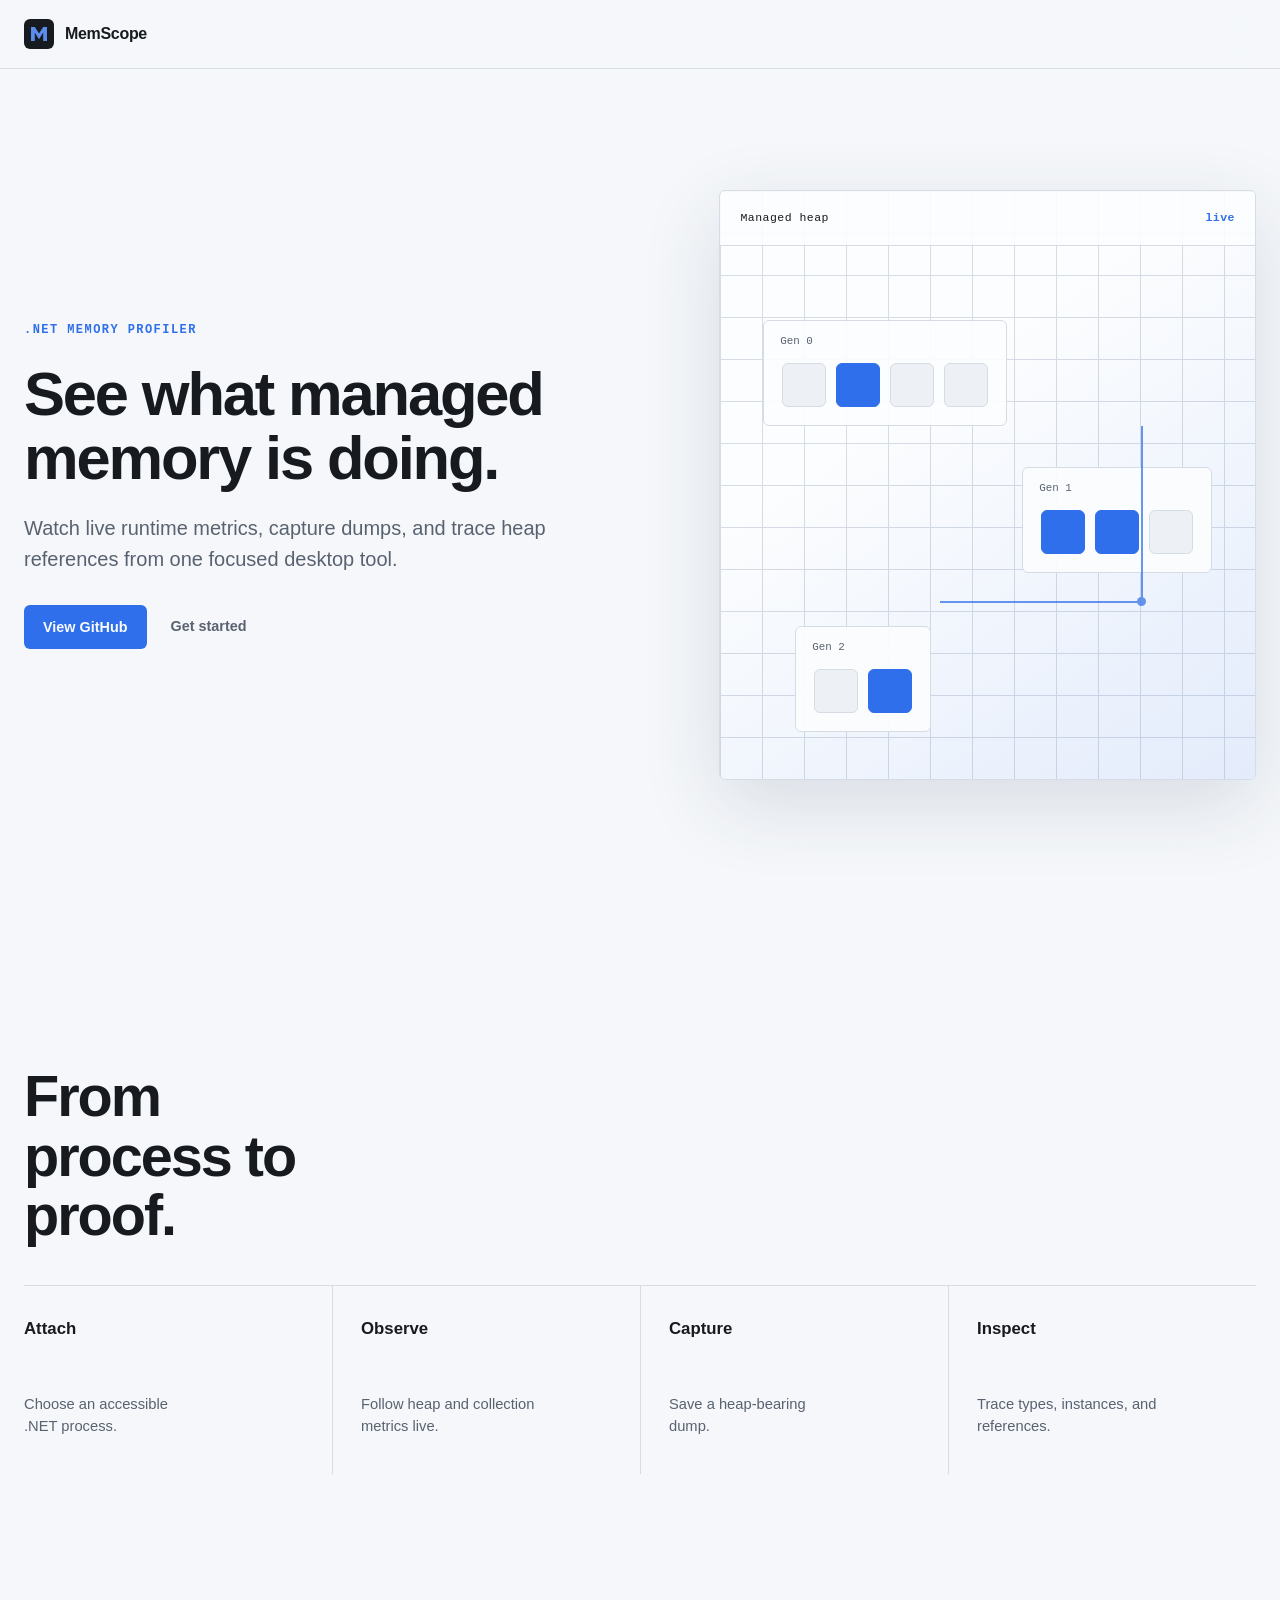
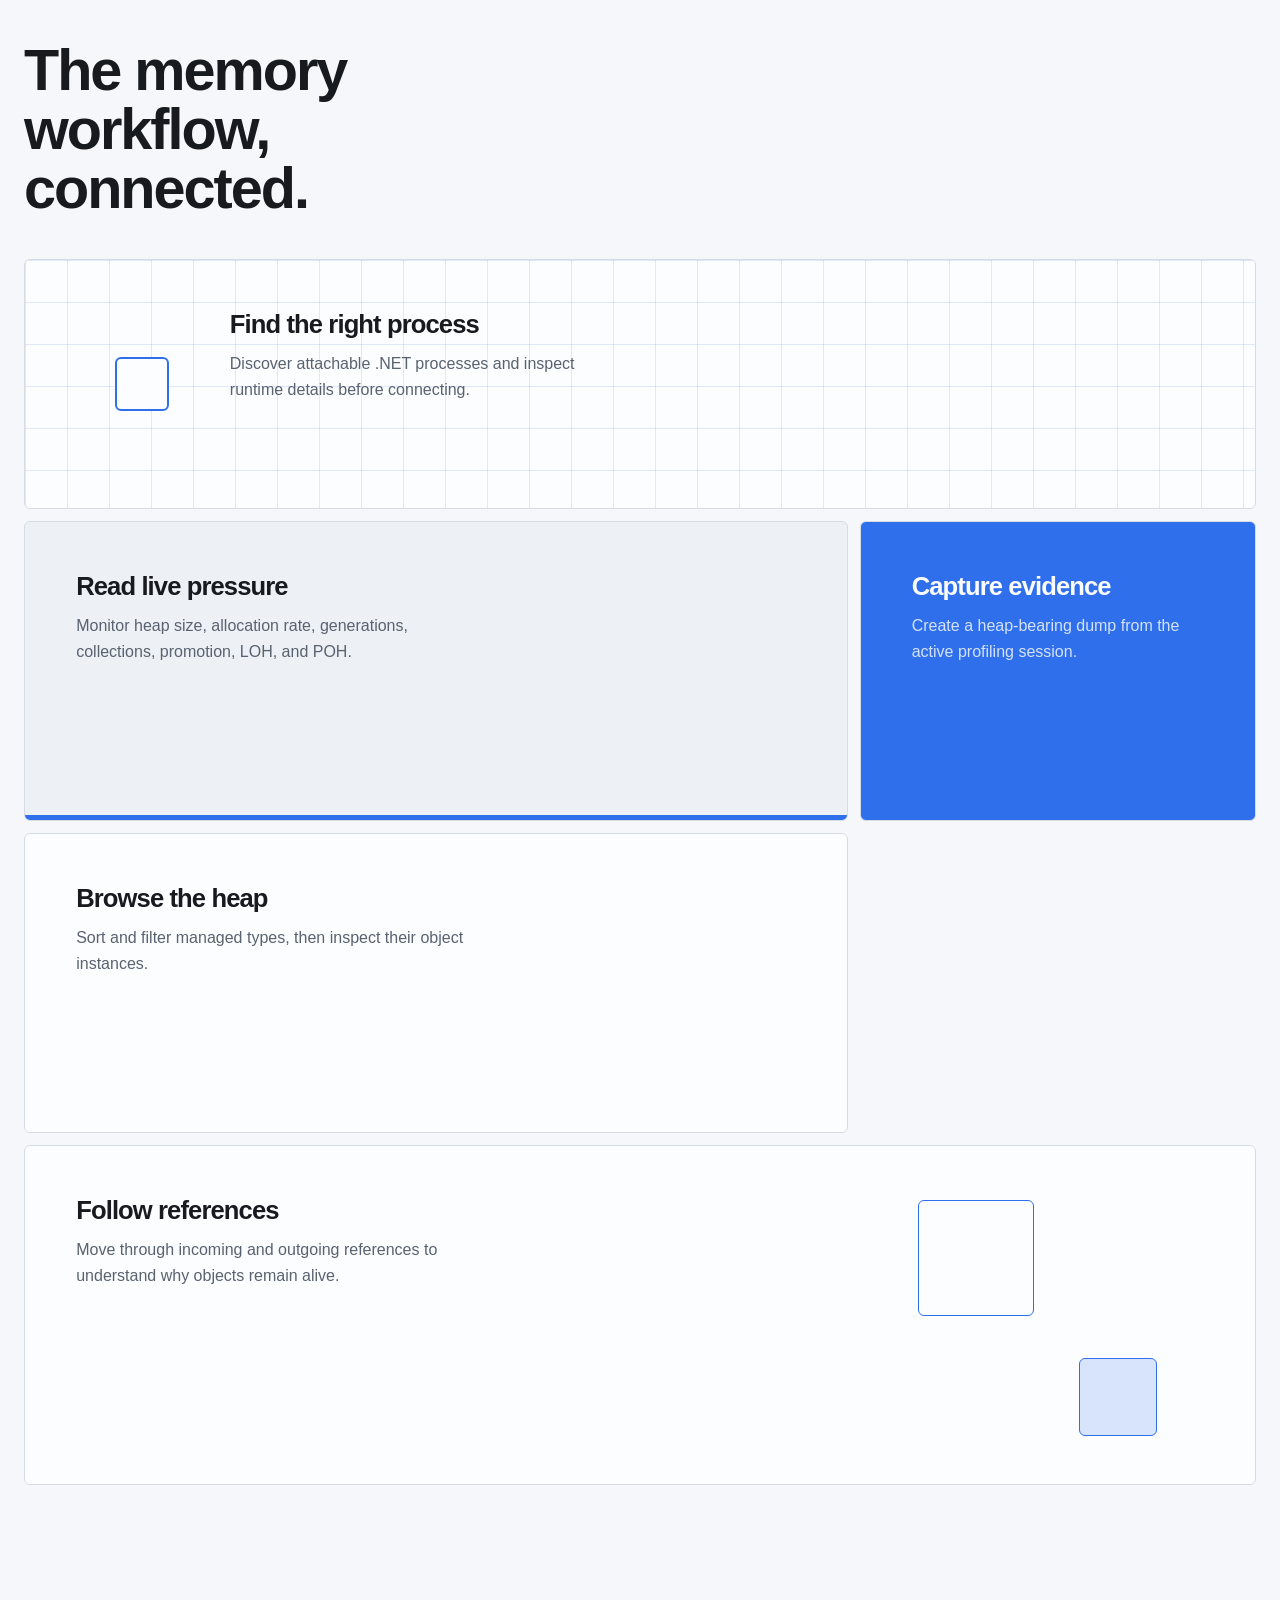
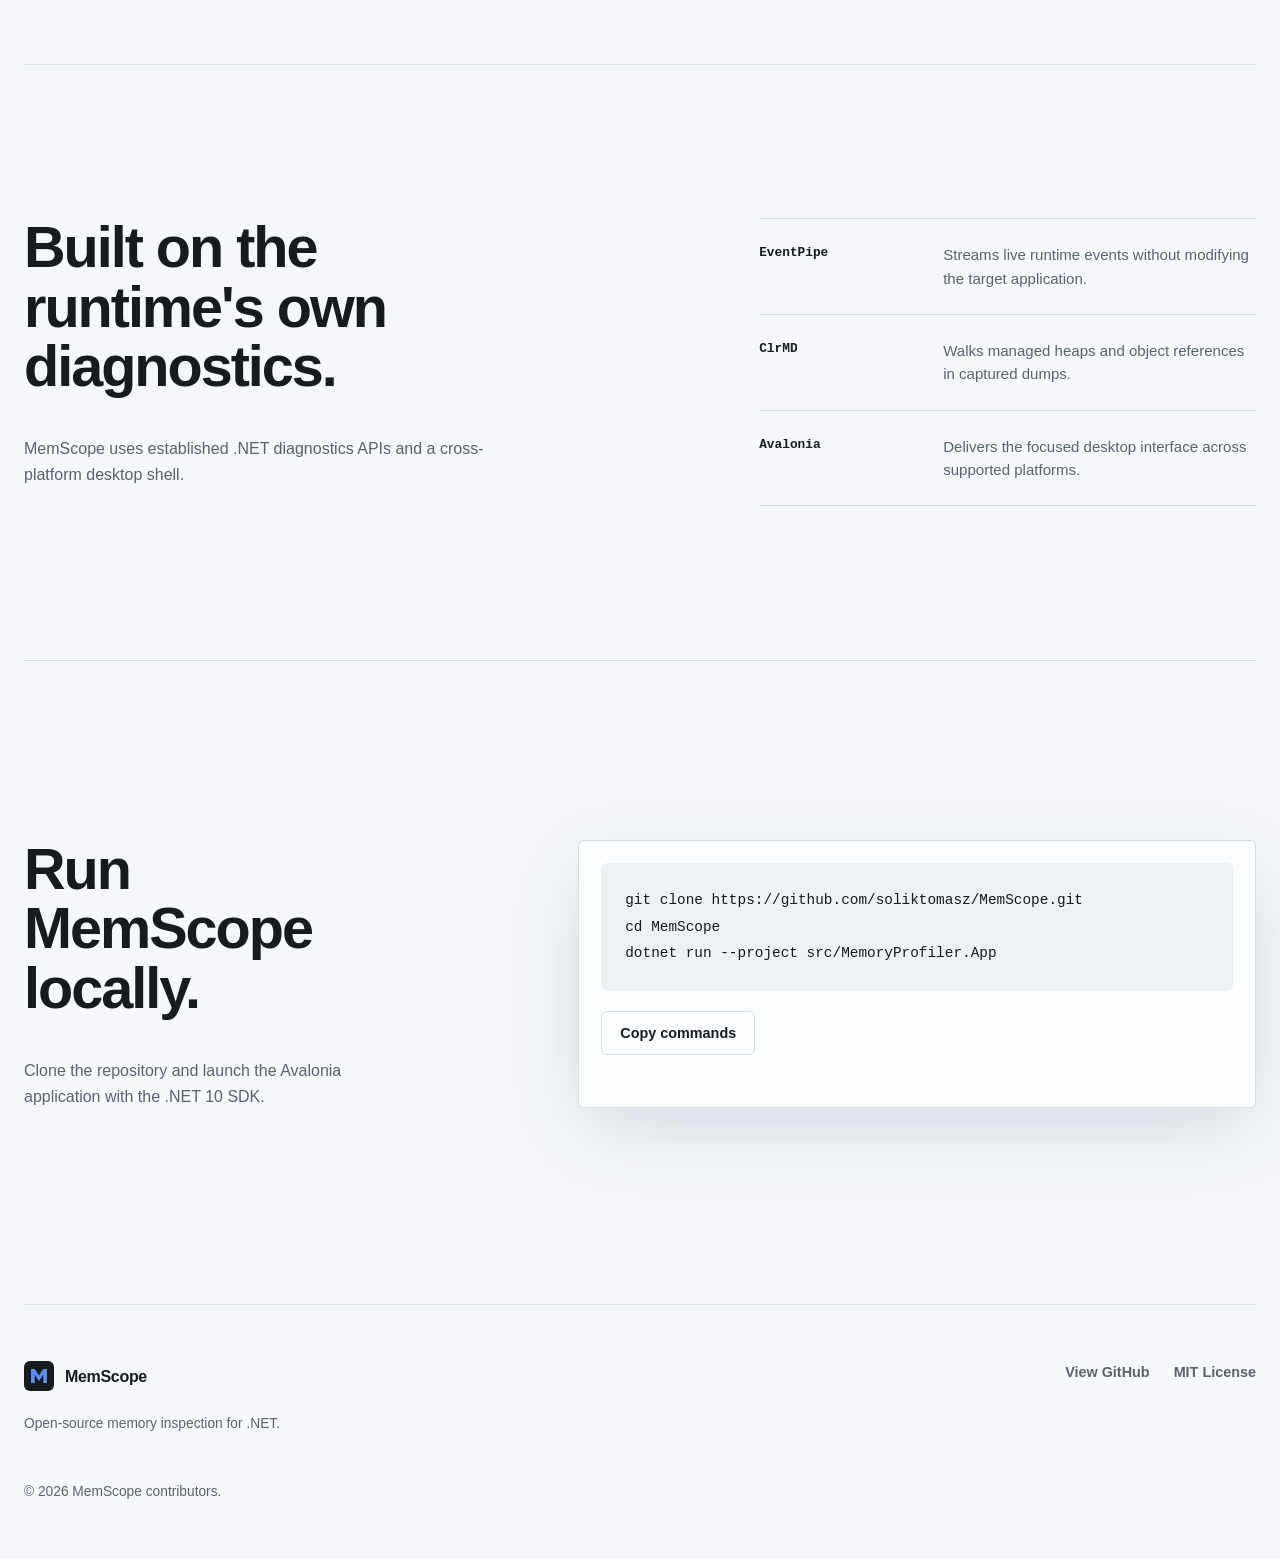
<file: docs/index.html>
<!doctype html>
<html lang="en">
  <head>
    <meta charset="utf-8">
    <meta name="viewport" content="width=device-width, initial-scale=1">
    <meta
      name="description"
      content="Inspect live .NET memory behavior and analyze managed heap dumps with MemScope."
    >
    <meta
      name="theme-color"
      content="#f5f7fa"
      media="(prefers-color-scheme: light)"
    >
    <meta
      name="theme-color"
      content="#111318"
      media="(prefers-color-scheme: dark)"
    >
    <meta property="og:title" content="MemScope - .NET memory profiler">
    <meta
      property="og:description"
      content="Inspect live .NET memory behavior and analyze managed heap dumps."
    >
    <meta property="og:type" content="website">
    <title>MemScope - .NET memory profiler</title>
    <link rel="icon" href="assets/favicon.svg" type="image/svg+xml">
    <link rel="stylesheet" href="styles.css">
    <script type="module" src="script.js"></script>
  </head>
  <body>
    <a class="skip-link" href="#main-content">Skip to content</a>

    <header class="site-header">
      <nav class="nav shell" aria-label="Primary navigation">
        <a class="brand" href="./" aria-label="MemScope home">
          <img src="assets/favicon.svg" width="30" height="30" alt="" aria-hidden="true">
          MemScope
        </a>
        <details class="nav-menu">
          <summary>Menu</summary>
          <div class="nav-links">
            <a href="#capabilities">Capabilities</a>
            <a href="#get-started">Get started</a>
            <a
              class="button button-secondary"
              href="https://github.com/soliktomasz/MemScope"
            >View GitHub</a>
          </div>
        </details>
      </nav>
    </header>

    <main id="main-content">
      <section class="hero shell" aria-labelledby="hero-title">
        <div class="hero-copy">
          <p class="eyebrow">.NET memory profiler</p>
          <h1 id="hero-title">See what managed memory is doing.</h1>
          <p class="hero-lede">
            Watch live runtime metrics, capture dumps, and trace heap references
            from one focused desktop tool.
          </p>
          <div class="hero-actions">
            <a
              class="button button-primary"
              href="https://github.com/soliktomasz/MemScope"
            >View GitHub</a>
            <a class="text-link" href="#get-started">Get started</a>
          </div>
        </div>

        <div class="topology" aria-hidden="true">
          <div class="topology-label">
            <span>Managed heap</span>
            <strong>live</strong>
          </div>
          <div class="generation generation-zero">
            <span>Gen 0</span><i></i><i></i><i></i><i></i>
          </div>
          <div class="generation generation-one">
            <span>Gen 1</span><i></i><i></i><i></i>
          </div>
          <div class="generation generation-two">
            <span>Gen 2</span><i></i><i></i>
          </div>
          <div class="reference-line"></div>
        </div>
        <!-- Future media: hero product image, 1600 x 1200. -->
      </section>

      <section class="workflow shell reveal" aria-labelledby="workflow-title">
        <h2 id="workflow-title">From process to proof.</h2>
        <ol>
          <li>
            <strong>Attach</strong>
            <span>Choose an accessible .NET process.</span>
          </li>
          <li>
            <strong>Observe</strong>
            <span>Follow heap and collection metrics live.</span>
          </li>
          <li>
            <strong>Capture</strong>
            <span>Save a heap-bearing dump.</span>
          </li>
          <li>
            <strong>Inspect</strong>
            <span>Trace types, instances, and references.</span>
          </li>
        </ol>
      </section>

      <section
        class="capabilities shell reveal"
        id="capabilities"
        aria-labelledby="capabilities-title"
      >
        <h2 id="capabilities-title">The memory workflow, connected.</h2>
        <div class="capability-grid">
          <article class="capability capability-wide">
            <h3>Find the right process</h3>
            <p>
              Discover attachable .NET processes and inspect runtime details
              before connecting.
            </p>
          </article>
          <article class="capability capability-metric">
            <h3>Read live pressure</h3>
            <p>
              Monitor heap size, allocation rate, generations, collections,
              promotion, LOH, and POH.
            </p>
          </article>
          <article class="capability capability-accent">
            <h3>Capture evidence</h3>
            <p>Create a heap-bearing dump from the active profiling session.</p>
          </article>
          <article class="capability">
            <h3>Browse the heap</h3>
            <p>
              Sort and filter managed types, then inspect their object
              instances.
            </p>
          </article>
          <article class="capability capability-wide">
            <h3>Follow references</h3>
            <p>
              Move through incoming and outgoing references to understand why
              objects remain alive.
            </p>
          </article>
        </div>
        <!-- Future media: heap analysis image, 1600 x 1000. -->
      </section>

      <section class="foundation shell reveal" aria-labelledby="foundation-title">
        <div class="foundation-copy">
          <h2 id="foundation-title">Built on the runtime's own diagnostics.</h2>
          <p>
            MemScope uses established .NET diagnostics APIs and a cross-platform
            desktop shell.
          </p>
        </div>
        <dl class="foundation-facts">
          <div>
            <dt>EventPipe</dt>
            <dd>
              Streams live runtime events without modifying the target
              application.
            </dd>
          </div>
          <div>
            <dt>ClrMD</dt>
            <dd>Walks managed heaps and object references in captured dumps.</dd>
          </div>
          <div>
            <dt>Avalonia</dt>
            <dd>
              Delivers the focused desktop interface across supported platforms.
            </dd>
          </div>
        </dl>
      </section>

      <section
        class="get-started shell reveal"
        id="get-started"
        aria-labelledby="get-started-title"
      >
        <div>
          <h2 id="get-started-title">Run MemScope locally.</h2>
          <p>
            Clone the repository and launch the Avalonia application with the
            .NET 10 SDK.
          </p>
        </div>
        <div class="command-panel">
          <pre tabindex="0" data-copy-source><code>git clone https://github.com/soliktomasz/MemScope.git
cd MemScope
dotnet run --project src/MemoryProfiler.App</code></pre>
          <button
            class="button button-secondary"
            type="button"
            data-copy-button
            aria-describedby="copy-status"
          >Copy commands</button>
          <p class="copy-status" id="copy-status" aria-live="polite"></p>
        </div>
      </section>
    </main>

    <footer class="site-footer shell">
      <div>
        <a class="brand" href="./">
          <img src="assets/favicon.svg" width="30" height="30" alt="" aria-hidden="true">
          MemScope
        </a>
        <p>Open-source memory inspection for .NET.</p>
      </div>
      <div class="footer-links">
        <a href="https://github.com/soliktomasz/MemScope">View GitHub</a>
        <a href="https://github.com/soliktomasz/MemScope/blob/main/LICENSE.md">MIT License</a>
      </div>
      <p class="copyright">© <span data-year>2026</span> MemScope contributors.</p>
    </footer>
  </body>
</html>
</file>
<file: docs/styles.css>
:root {
  color-scheme: light dark;
  --background: #f5f7fa;
  --surface: #fcfdfe;
  --surface-subtle: #edf1f5;
  --border: #d6dce4;
  --text: #171a1f;
  --muted: #596270;
  --accent: #2f6feb;
  --accent-contrast: #f9fbff;
  --shadow: 0 24px 80px rgb(46 64 91 / 0.14);
  --radius: 6px;
  --shell: min(1280px, calc(100% - 48px));
  font-family: "Avenir Next", Avenir, "Segoe UI Variable", "Segoe UI", sans-serif;
}

@media (prefers-color-scheme: dark) {
  :root {
    --background: #111318;
    --surface: #191c22;
    --surface-subtle: #232730;
    --border: #373d48;
    --text: #f1f4f7;
    --muted: #aab3bf;
    --accent: #5b8def;
    --accent-contrast: #0e172a;
    --shadow: 0 24px 80px rgb(2 6 16 / 0.34);
  }
}

*,
*::before,
*::after {
  box-sizing: border-box;
}

html {
  scroll-behavior: smooth;
}

body {
  margin: 0;
  overflow-x: hidden;
  background: var(--background);
  color: var(--text);
  font-size: 16px;
  line-height: 1.6;
  text-rendering: optimizeLegibility;
}

a {
  color: inherit;
}

button,
summary {
  color: inherit;
  font: inherit;
}

button,
a,
summary {
  -webkit-tap-highlight-color: transparent;
}

h1,
h2,
h3,
p,
ol,
dl,
dd {
  margin-top: 0;
}

h1,
h2,
h3 {
  letter-spacing: -0.035em;
  line-height: 1.03;
}

h1 {
  max-width: 16ch;
  margin-bottom: 24px;
  font-size: clamp(3.25rem, 4.8vw, 5rem);
  font-weight: 650;
}

h2 {
  margin-bottom: 40px;
  font-size: clamp(2.25rem, 4.5vw, 4.75rem);
  font-weight: 620;
}

h3 {
  margin-bottom: 14px;
  font-size: clamp(1.35rem, 2vw, 2rem);
  font-weight: 620;
}

p {
  color: var(--muted);
}

::selection {
  background: var(--accent);
  color: var(--accent-contrast);
}

.shell {
  width: var(--shell);
  margin-inline: auto;
}

:focus-visible {
  outline: 3px solid var(--accent);
  outline-offset: 4px;
}

.skip-link {
  position: fixed;
  top: 12px;
  left: 12px;
  z-index: 3;
  padding: 10px 14px;
  border-radius: var(--radius);
  background: var(--accent);
  color: var(--accent-contrast);
  font-weight: 650;
  text-decoration: none;
  transform: translateY(-160%);
}

.skip-link:focus {
  transform: translateY(0);
}

.site-header {
  position: relative;
  z-index: 2;
  border-bottom: 1px solid var(--border);
  background: color-mix(in srgb, var(--background) 88%, transparent);
  backdrop-filter: blur(16px);
}

.nav {
  display: flex;
  min-height: 68px;
  align-items: center;
  justify-content: space-between;
}

.brand {
  display: inline-flex;
  align-items: center;
  gap: 11px;
  color: var(--text);
  font-size: 1rem;
  font-weight: 700;
  letter-spacing: -0.02em;
  text-decoration: none;
}

.brand img {
  display: block;
  width: 30px;
  height: 30px;
  border-radius: var(--radius);
}

.nav-menu summary {
  display: none;
}

.nav-links {
  display: flex;
  align-items: center;
  gap: 30px;
}

details:not([open]) > .nav-links {
  display: flex;
}

.nav-links > a:not(.button),
.footer-links a,
.text-link {
  color: var(--muted);
  font-size: 0.9rem;
  font-weight: 600;
  text-decoration: none;
  transition: color 180ms ease;
}

.nav-links > a:not(.button):hover,
.footer-links a:hover,
.text-link:hover {
  color: var(--text);
}

.button {
  display: inline-flex;
  min-height: 44px;
  align-items: center;
  justify-content: center;
  padding: 0 18px;
  border: 1px solid transparent;
  border-radius: var(--radius);
  font-size: 0.9rem;
  font-weight: 680;
  line-height: 1;
  text-decoration: none;
  white-space: nowrap;
  cursor: pointer;
  transition:
    transform 180ms cubic-bezier(0.16, 1, 0.3, 1),
    background-color 180ms ease,
    border-color 180ms ease,
    color 180ms ease;
}

.button:hover {
  transform: translateY(-2px);
}

.button:active {
  transform: translateY(1px);
}

.button-primary {
  background: var(--accent);
  color: var(--accent-contrast);
}

.button-primary:hover {
  background: color-mix(in srgb, var(--accent) 88%, var(--text));
}

.button-secondary {
  border-color: var(--border);
  background: var(--surface);
  color: var(--text);
}

.button-secondary:hover {
  border-color: color-mix(in srgb, var(--accent) 55%, var(--border));
  background: var(--surface-subtle);
}

.hero {
  display: grid;
  min-height: calc(100dvh - 68px);
  grid-template-columns: minmax(0, 1.05fr) minmax(360px, 0.95fr);
  align-items: center;
  gap: clamp(48px, 8vw, 112px);
  padding-block: clamp(56px, 8vh, 88px);
}

.eyebrow {
  margin-bottom: 22px;
  color: var(--accent);
  font-family: "SFMono-Regular", Consolas, "Liberation Mono", monospace;
  font-size: 0.75rem;
  font-weight: 700;
  letter-spacing: 0.12em;
  text-transform: uppercase;
}

.hero-lede {
  max-width: 52ch;
  margin-bottom: 30px;
  font-size: clamp(1.05rem, 1.6vw, 1.25rem);
  line-height: 1.55;
}

.hero-actions {
  display: flex;
  align-items: center;
  gap: 24px;
}

.hero-copy > * {
  animation: hero-enter 700ms cubic-bezier(0.16, 1, 0.3, 1) both;
}

.hero-copy > :nth-child(2) {
  animation-delay: 60ms;
}

.hero-copy > :nth-child(3) {
  animation-delay: 120ms;
}

.hero-copy > :nth-child(4) {
  animation-delay: 180ms;
}

@keyframes hero-enter {
  from {
    opacity: 0;
    transform: translateY(20px);
  }
}

.topology {
  position: relative;
  isolation: isolate;
  min-height: min(590px, 66dvh);
  overflow: hidden;
  border: 1px solid var(--border);
  border-radius: var(--radius);
  background:
    linear-gradient(var(--border) 1px, transparent 1px),
    linear-gradient(90deg, var(--border) 1px, transparent 1px),
    var(--surface);
  background-size: 42px 42px;
  box-shadow: var(--shadow);
  animation: hero-enter 800ms 120ms cubic-bezier(0.16, 1, 0.3, 1) both;
}

.topology::before {
  position: absolute;
  inset: 0;
  z-index: -1;
  background: linear-gradient(145deg, transparent 35%, color-mix(in srgb, var(--accent) 12%, transparent));
  content: "";
}

.topology-label {
  display: flex;
  align-items: center;
  justify-content: space-between;
  padding: 18px 20px;
  border-bottom: 1px solid var(--border);
  background: color-mix(in srgb, var(--surface) 90%, transparent);
  font-family: "SFMono-Regular", Consolas, "Liberation Mono", monospace;
  font-size: 0.72rem;
  letter-spacing: 0.04em;
}

.topology-label strong {
  color: var(--accent);
  font-weight: 700;
}

.generation {
  position: absolute;
  display: grid;
  grid-template-columns: repeat(4, 1fr);
  gap: 10px;
  padding: 42px 18px 18px;
  border: 1px solid var(--border);
  border-radius: var(--radius);
  background: color-mix(in srgb, var(--surface) 92%, transparent);
}

.generation span {
  position: absolute;
  top: 12px;
  left: 16px;
  color: var(--muted);
  font-family: "SFMono-Regular", Consolas, "Liberation Mono", monospace;
  font-size: 0.68rem;
}

.generation i {
  display: block;
  width: clamp(26px, 4vw, 44px);
  aspect-ratio: 1;
  border: 1px solid var(--border);
  border-radius: var(--radius);
  background: var(--surface-subtle);
}

.generation i:nth-of-type(2),
.generation-one i:nth-of-type(1),
.generation-two i:nth-of-type(2) {
  border-color: var(--accent);
  background: var(--accent);
}

.generation-zero {
  top: 22%;
  left: 8%;
}

.generation-one {
  top: 47%;
  right: 8%;
  grid-template-columns: repeat(3, 1fr);
}

.generation-two {
  bottom: 8%;
  left: 14%;
  grid-template-columns: repeat(2, 1fr);
}

.reference-line {
  position: absolute;
  top: 40%;
  left: 41%;
  width: 38%;
  height: 30%;
  border-right: 2px solid var(--accent);
  border-bottom: 2px solid var(--accent);
  opacity: 0.72;
}

.reference-line::after {
  position: absolute;
  right: -5px;
  bottom: -5px;
  width: 9px;
  height: 9px;
  border-radius: 50%;
  background: var(--accent);
  content: "";
}

.workflow,
.capabilities,
.foundation,
.get-started {
  scroll-margin-top: 24px;
}

.workflow {
  padding-block: clamp(96px, 13vw, 168px);
}

.workflow h2 {
  max-width: 10ch;
}

.workflow ol {
  display: grid;
  margin: 0;
  padding: 0;
  grid-template-columns: repeat(4, 1fr);
  border-top: 1px solid var(--border);
  list-style: none;
}

.workflow li {
  min-height: 188px;
  padding: 30px 28px 24px 0;
}

.workflow li + li {
  padding-left: 28px;
  border-left: 1px solid var(--border);
}

.workflow strong,
.workflow span {
  display: block;
}

.workflow strong {
  margin-bottom: 50px;
  font-size: 1.05rem;
}

.workflow span {
  max-width: 22ch;
  color: var(--muted);
  font-size: 0.92rem;
  line-height: 1.5;
}

.capabilities {
  padding-bottom: clamp(112px, 14vw, 184px);
}

.capabilities > h2 {
  max-width: 12ch;
}

.capability-grid {
  display: grid;
  grid-auto-flow: dense;
  grid-template-columns: 1.35fr 0.65fr;
  gap: 12px;
}

.capability {
  position: relative;
  min-height: 300px;
  overflow: hidden;
  padding: clamp(28px, 4vw, 52px);
  border: 1px solid var(--border);
  border-radius: var(--radius);
  background: var(--surface);
}

.capability p {
  max-width: 45ch;
  margin-bottom: 0;
}

.capability-wide {
  grid-column: span 2;
  min-height: 250px;
}

.capability-wide:first-child {
  padding-left: clamp(28px, 16vw, 210px);
  background:
    linear-gradient(90deg, color-mix(in srgb, var(--accent) 14%, transparent) 1px, transparent 1px),
    linear-gradient(color-mix(in srgb, var(--accent) 14%, transparent) 1px, transparent 1px),
    var(--surface);
  background-position: 42px 42px;
  background-size: 42px 42px;
}

.capability-wide:first-child::before {
  position: absolute;
  top: 50%;
  left: clamp(28px, 7vw, 90px);
  width: 54px;
  height: 54px;
  border: 2px solid var(--accent);
  border-radius: var(--radius);
  background: var(--surface);
  content: "";
  transform: translateY(-50%);
}

.capability-metric {
  background: var(--surface-subtle);
}

.capability-metric::after {
  position: absolute;
  right: 0;
  bottom: 0;
  left: 0;
  height: 5px;
  background: var(--accent);
  content: "";
}

.capability-accent {
  background: var(--accent);
  color: var(--accent-contrast);
}

.capability-accent p {
  color: color-mix(in srgb, var(--accent-contrast) 82%, transparent);
}

.capability-wide:last-child {
  min-height: 340px;
  padding-right: min(44vw, 540px);
}

.capability-wide:last-child::before,
.capability-wide:last-child::after {
  position: absolute;
  border: 1px solid var(--accent);
  border-radius: var(--radius);
  content: "";
}

.capability-wide:last-child::before {
  top: 54px;
  right: 18%;
  width: 116px;
  height: 116px;
}

.capability-wide:last-child::after {
  right: 8%;
  bottom: 48px;
  width: 78px;
  height: 78px;
  background: color-mix(in srgb, var(--accent) 18%, transparent);
}

.foundation {
  display: grid;
  padding-block: clamp(96px, 12vw, 160px);
  grid-template-columns: minmax(0, 1.1fr) minmax(360px, 0.9fr);
  gap: clamp(48px, 10vw, 144px);
  border-top: 1px solid var(--border);
}

.foundation-copy h2 {
  max-width: 13ch;
}

.foundation-copy p {
  max-width: 54ch;
  margin-bottom: 0;
}

.foundation-facts {
  margin: 0;
  border-top: 1px solid var(--border);
}

.foundation-facts div {
  display: grid;
  padding-block: 24px;
  grid-template-columns: 120px 1fr;
  gap: 24px;
  border-bottom: 1px solid var(--border);
}

.foundation-facts dt {
  color: var(--text);
  font-family: "SFMono-Regular", Consolas, "Liberation Mono", monospace;
  font-size: 0.8rem;
  font-weight: 700;
}

.foundation-facts dd {
  color: var(--muted);
  font-size: 0.94rem;
  line-height: 1.55;
}

.get-started {
  display: grid;
  padding-block: clamp(112px, 14vw, 180px);
  grid-template-columns: minmax(0, 0.8fr) minmax(420px, 1.2fr);
  gap: clamp(40px, 8vw, 112px);
  border-top: 1px solid var(--border);
}

.get-started h2 {
  max-width: 10ch;
}

.get-started > div > p {
  max-width: 40ch;
}

.command-panel {
  position: relative;
  align-self: start;
  padding: 22px;
  border: 1px solid var(--border);
  border-radius: var(--radius);
  background: var(--surface);
  box-shadow: var(--shadow);
}

.command-panel pre {
  margin: 0 0 20px;
  overflow-x: auto;
  padding: 24px;
  border-radius: var(--radius);
  background: var(--surface-subtle);
  color: var(--text);
  font-family: "SFMono-Regular", Consolas, "Liberation Mono", monospace;
  font-size: clamp(0.75rem, 1.2vw, 0.9rem);
  line-height: 1.85;
}

.copy-status {
  min-height: 1.5em;
  margin: 10px 0 0;
  font-size: 0.82rem;
}

.site-footer {
  display: grid;
  padding-block: 56px;
  grid-template-columns: 1fr auto;
  gap: 32px;
  border-top: 1px solid var(--border);
}

.site-footer p {
  margin: 14px 0 0;
  font-size: 0.86rem;
}

.footer-links {
  display: flex;
  align-items: start;
  gap: 24px;
}

.copyright {
  grid-column: 1 / -1;
}

.error-page {
  display: flex;
  min-height: calc(100dvh - 68px);
  flex-direction: column;
  align-items: flex-start;
  justify-content: center;
  padding-block: 64px;
}

.error-page h1 {
  max-width: 11ch;
}

.error-page > p:not(.eyebrow) {
  max-width: 42ch;
  margin-bottom: 30px;
  font-size: 1.08rem;
}

.is-reveal-ready {
  opacity: 0;
  transform: translateY(20px);
}

.is-reveal-ready.is-visible {
  opacity: 1;
  transform: translateY(0);
  transition:
    opacity 600ms cubic-bezier(0.16, 1, 0.3, 1),
    transform 600ms cubic-bezier(0.16, 1, 0.3, 1);
}

@media (max-width: 900px) {
  .hero,
  .foundation,
  .get-started {
    grid-template-columns: minmax(0, 1fr);
  }

  .hero {
    gap: 56px;
  }

  .foundation,
  .get-started {
    gap: 48px;
  }
}

@media (max-width: 767px) {
  :root {
    --shell: min(calc(100% - 32px), 1280px);
  }

  h1 {
    max-width: 11ch;
    font-size: clamp(2.7rem, 14vw, 4.4rem);
  }

  h2 {
    margin-bottom: 30px;
    font-size: clamp(2.1rem, 11vw, 3.5rem);
  }

  .site-header {
    backdrop-filter: none;
  }

  .nav-menu {
    position: relative;
  }

  .nav-menu summary {
    display: block;
    min-width: 68px;
    padding: 10px 0;
    font-size: 0.9rem;
    font-weight: 650;
    text-align: right;
    cursor: pointer;
    list-style: none;
  }

  .nav-menu summary::-webkit-details-marker {
    display: none;
  }

  .nav-menu:not([open]) .nav-links {
    display: none;
  }

  .nav-links {
    position: absolute;
    top: 51px;
    right: 0;
    display: grid;
    width: min(260px, calc(100vw - 32px));
    gap: 0;
    padding: 10px;
    border: 1px solid var(--border);
    border-radius: var(--radius);
    background: var(--surface);
    box-shadow: var(--shadow);
  }

  .nav-links > a:not(.button) {
    padding: 12px 10px;
  }

  .nav-links .button {
    margin-top: 8px;
  }

  .hero,
  .foundation,
  .get-started {
    grid-template-columns: minmax(0, 1fr);
  }

  .hero {
    min-height: 100dvh;
    gap: 56px;
    padding-block: 64px;
  }

  .topology {
    min-height: 460px;
  }

  .generation i {
    width: clamp(22px, 8vw, 38px);
  }

  .workflow ol {
    grid-template-columns: 1fr;
  }

  .workflow li,
  .workflow li + li {
    display: grid;
    min-height: auto;
    padding: 24px 0;
    grid-template-columns: 96px 1fr;
    border-left: 0;
    border-bottom: 1px solid var(--border);
  }

  .workflow strong {
    margin-bottom: 0;
  }

  .capability-grid {
    grid-template-columns: 1fr;
  }

  .capability,
  .capability-wide {
    min-height: 260px;
    grid-column: auto;
  }

  .capability-wide:first-child {
    padding: 112px 28px 28px;
  }

  .capability-wide:first-child::before {
    top: 32px;
    left: 28px;
    transform: none;
  }

  .capability-wide:last-child {
    min-height: 390px;
    padding: 28px;
  }

  .capability-wide:last-child::before {
    top: auto;
    right: 24%;
    bottom: 40px;
  }

  .capability-wide:last-child::after {
    right: 8%;
    bottom: 24px;
  }

  .foundation-facts div {
    grid-template-columns: 86px 1fr;
    gap: 18px;
  }

  .command-panel {
    padding: 12px;
  }

  .command-panel pre {
    padding: 18px;
  }

  .site-footer {
    grid-template-columns: 1fr;
  }

  .footer-links {
    flex-direction: column;
    gap: 12px;
  }

  .copyright {
    grid-column: auto;
  }
}

@media (prefers-reduced-motion: reduce) {
  html {
    scroll-behavior: auto;
  }

  *,
  *::before,
  *::after {
    animation-duration: 0.01ms !important;
    animation-iteration-count: 1 !important;
    transition-duration: 0.01ms !important;
  }

  .is-reveal-ready {
    opacity: 1;
    transform: none;
  }
}
</file>
